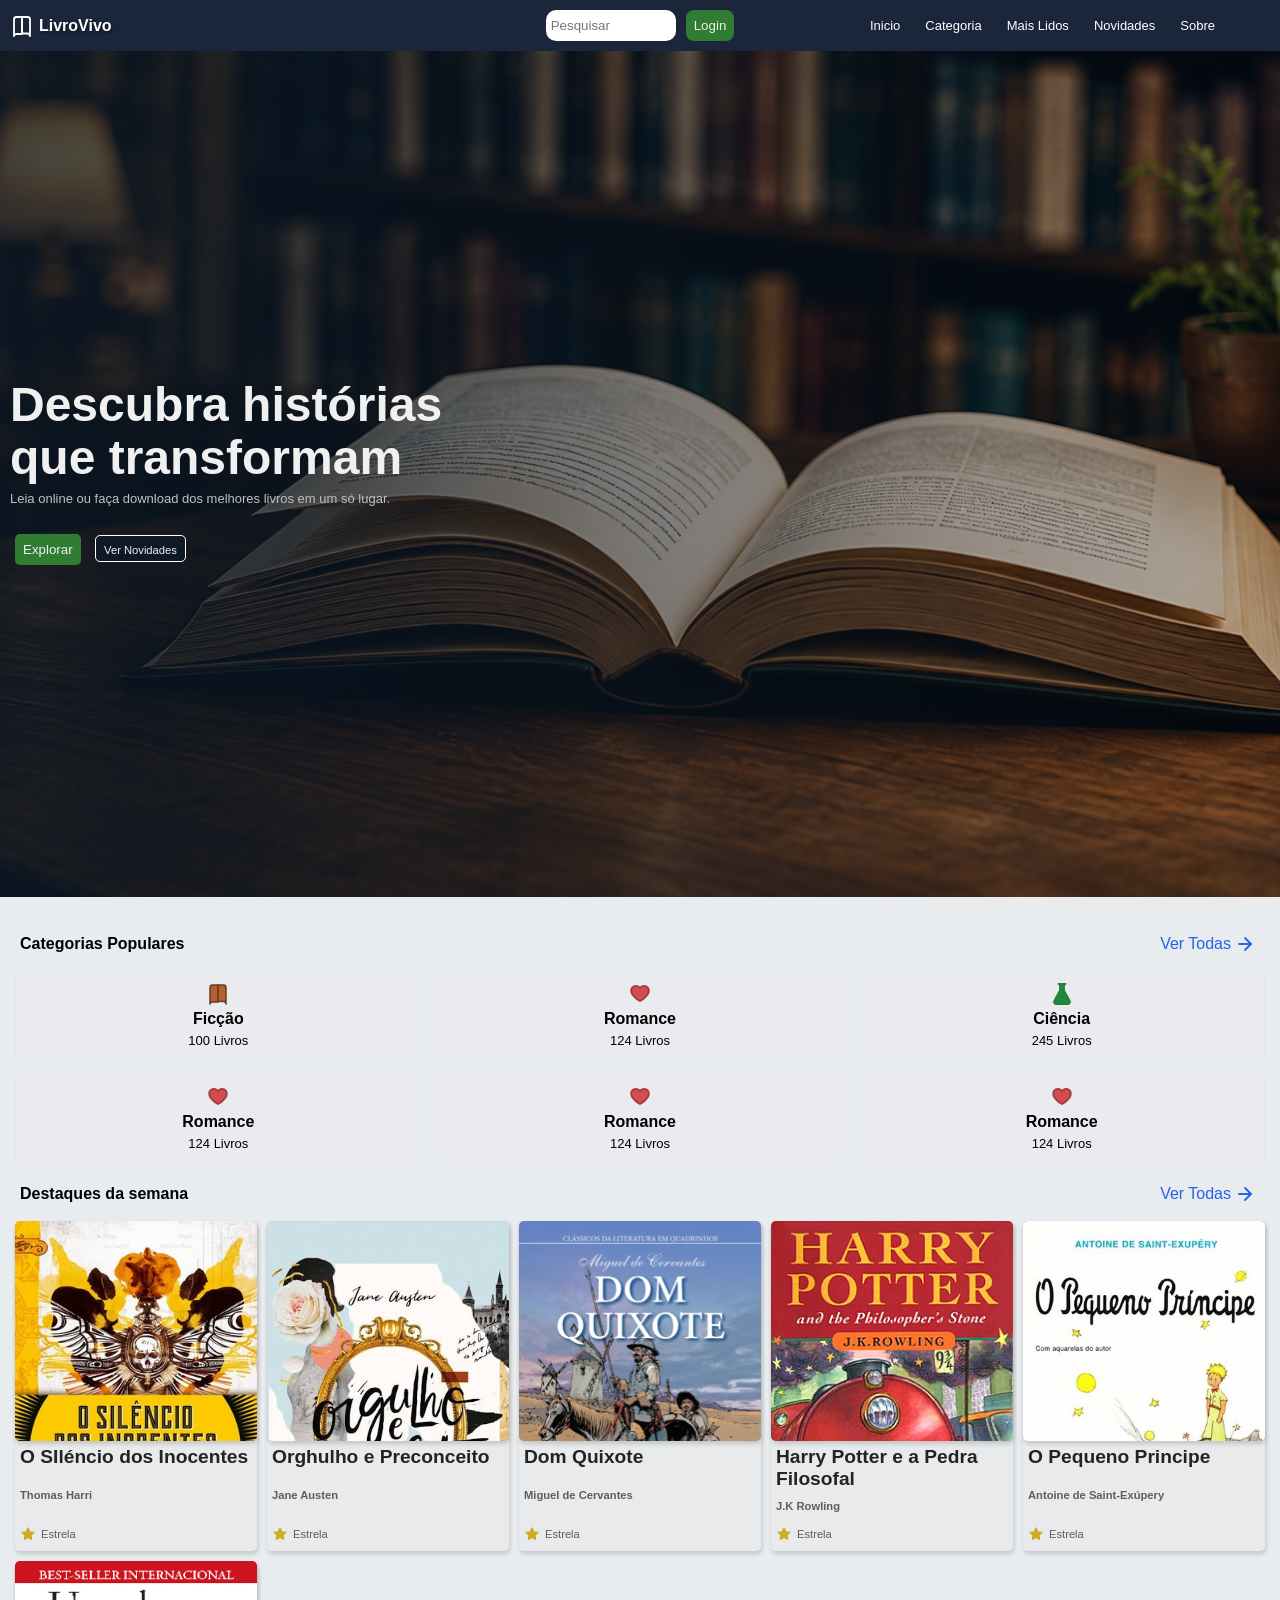
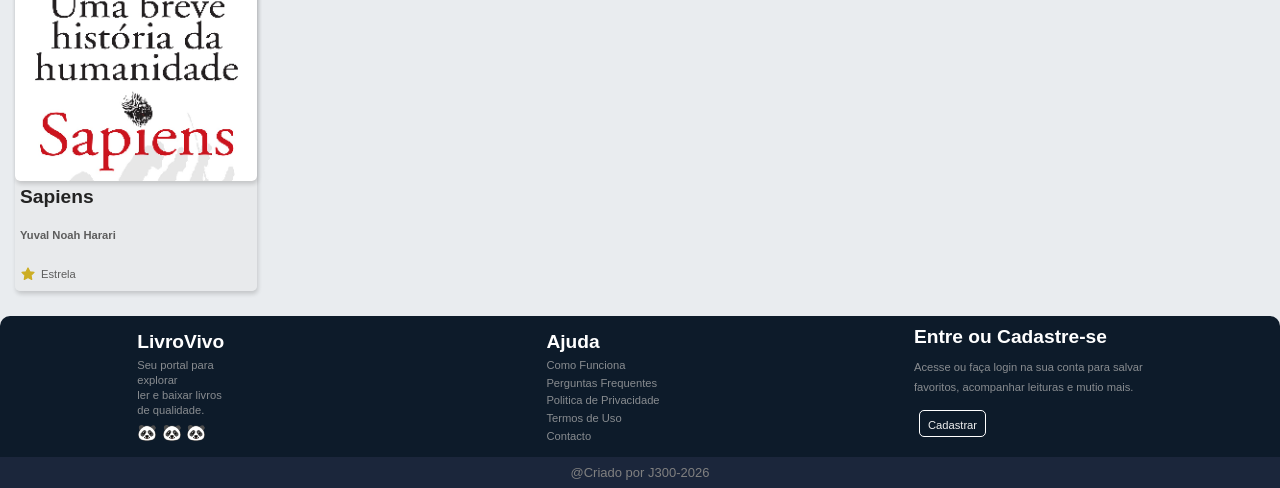
<file: index.html>
<!DOCTYPE html>
<html lang="pt-br">
<head>
    <meta charset="UTF-8">
    <meta name="viewport" content="width=device-width, initial-scale=1.0">
    <title>LivroVivo</title>
    <link rel="stylesheet" href="Estilos/style.css">
    <link rel="stylesheet" href="Estilos/telas-grandes.css" media="screen">
    
</head>
<body>
    <header>
        <div class="logo">
                <svg xmlns="http://www.w3.org/2000/svg" width="24" height="24" viewBox="0 0 24 24" fill="none" stroke="currentColor" stroke-width="1.8" stroke-linecap="round" stroke-linejoin="round"> <path d="M4 5.5A2.5 2.5 0 0 1 6.5 3H12v17H6.5A2.5 2.5 0 0 0 4 22z"/><path d="M12 3h5.5A2.5 2.5 0 0 1 20 5.5V22a2.5 2.5 0 0 0-2.5-2.5H12z"/> </svg>

                <p>LivroVivo</p>

        </div>
        
        <form action="arquivo.php" method="get">
                <input type="search" name="pesquisa" id="ipesquisa" placeholder="Pesquisar">

                <input type="button" value="Login" class="botao-verde">
            </form>


        <menu>
            <svg id="point" onclick="hamburguer()" xmlns="http://www.w3.org/2000/svg" width="24" height="24" viewBox="0 0 24 24"
            fill="none" stroke="currentColor" stroke-width="1.8" stroke-linecap="round" stroke-linejoin="round">
            <path d="M4 6h16"/><path d="M4 12h16"/><path d="M4 18h16"/>
            </svg>


            <nav id="lista">

            <ul>
                <a href="index.html"><li>Inicio</li></a>
                <a href="#"><li>Categoria</li></a>
                <a href="#"><li>Mais Lidos</li></a>
                <a href=""><li>Novidades</li></a>
                <a href=""><li>Sobre</li></a>
            </ul>
        </nav>

        </menu>
        

            

    </header>

    <main>
        <section class="tela">
            <div class="color"></div>
            <div class="texto-container">
                <h1>Descubra histórias que transformam</h1>
                <p>Leia online ou faça download dos melhores livros em um só lugar.<br> </p>
            </div>

            <form action="arquivo.php" method="get">
                <input type="button" class="botao-verde" value="Explorar">
                <input type="button" class="botao-transparente" value="Ver Novidades">
            </form>
        </section>


        <section class="principal">
            <div class="principal-textos">

                <h2>Categorias Populares</h2>
                <span>
                    <p>Ver Todas<p>

                <svg xmlns="http://www.w3.org/2000/svg" width="24" height="24" class="ver-mais" viewBox="0 0 24 24"
fill="none" stroke="currentColor" stroke-width="1.8" stroke-linecap="round" stroke-linejoin="round">
<path d="m9 18 6-6-6-6"/><path d="M3 12h12"/>
</svg>

                </span>

            </div>

        <section class="categorias">
            <a href="formulario.html" class="card">

                <svg xmlns="http://www.w3.org/2000/svg" width="24" height="24" class="icone" viewBox="0 0 24 24"
fill="#b15f33" stroke="#713a1c" stroke-width="1.5" stroke-linecap="round" stroke-linejoin="round">
<path d="M4 5.5A2.5 2.5 0 0 1 6.5 3H12v17H6.5A2.5 2.5 0 0 0 4 22z"/><path d="M12 3h5.5A2.5 2.5 0 0 1 20 5.5V22a2.5 2.5 0 0 0-2.5-2.5H12z"/>
</svg>

                    <h3>Ficção</h3>
                    <p>100 Livros</p>

            </a>
                


                <a href="romance.html" class="card">
                    <svg xmlns="http://www.w3.org/2000/svg" width="24" height="24" viewBox="0 0 24 24"
fill="#d54c4c" stroke="#a23b3b" stroke-width="1.8" stroke-linecap="round" stroke-linejoin="round">
<path d="M20.8 8.8c0 5.5-8.8 10.2-8.8 10.2S3.2 14.3 3.2 8.8A4.8 4.8 0 0 1 12 6.1a4.8 4.8 0 0 1 8.8 2.7z"/>
</svg>

                    <h3>Romance</h3>
                    <p>124 Livros</p>
                </a>

                <a href="ciencia.html" class="card">
                    <svg
    viewBox="0 0 24 24"
    width="24"
    height="24"
    fill="#139041"
    stroke="#2E7D32"
    stroke-width="1.8"
    stroke-linecap="round"
    stroke-linejoin="round">

    <path d="M14 2v6a2 2 0 0 0 .245.96l5.51 10.08A2 2 0 0 1 18 22H6a2 2 0 0 1-1.755-2.96l5.51-10.08A2 2 0 0 0 10 8V2"/>
    <path d="M6.453 15h11.094"/>
    <path d="M8.5 2h7"/>

</svg>
                    <h3>Ciência</h3>
                    <p>245 Livros</p>
                </a>


               

                <a href="#" class="card">
                    <svg xmlns="http://www.w3.org/2000/svg" width="24" height="24" viewBox="0 0 24 24"
fill="#d54c4c" stroke="#a23b3b" stroke-width="1.8" stroke-linecap="round" stroke-linejoin="round">
<path d="M20.8 8.8c0 5.5-8.8 10.2-8.8 10.2S3.2 14.3 3.2 8.8A4.8 4.8 0 0 1 12 6.1a4.8 4.8 0 0 1 8.8 2.7z"/>
</svg>

                    <h3>Romance</h3>
                    <p>124 Livros</p>
                </a>


                <a href="#" class="card">
                    <svg xmlns="http://www.w3.org/2000/svg" width="24" height="24" viewBox="0 0 24 24"
fill="#d54c4c" stroke="#a23b3b" stroke-width="1.8" stroke-linecap="round" stroke-linejoin="round">
<path d="M20.8 8.8c0 5.5-8.8 10.2-8.8 10.2S3.2 14.3 3.2 8.8A4.8 4.8 0 0 1 12 6.1a4.8 4.8 0 0 1 8.8 2.7z"/>
</svg>

                    <h3>Romance</h3>
                    <p>124 Livros</p>
                </a>


                <a href="#" class="card">
                    <svg xmlns="http://www.w3.org/2000/svg" width="24" height="24" viewBox="0 0 24 24"
fill="#d54c4c" stroke="#a23b3b" stroke-width="1.8" stroke-linecap="round" stroke-linejoin="round">
<path d="M20.8 8.8c0 5.5-8.8 10.2-8.8 10.2S3.2 14.3 3.2 8.8A4.8 4.8 0 0 1 12 6.1a4.8 4.8 0 0 1 8.8 2.7z"/>
</svg>

                    <h3>Romance</h3>
                    <p>124 Livros</p>
                </a>


            
            <!-- Aqui termina Categoria -->
            </section>
 <div class="principal-textos">

                <h2>Destaques da semana</h2>
                <span>
                    <p>Ver Todas<p>

                <svg xmlns="http://www.w3.org/2000/svg" width="24" height="24" class="ver-mais" viewBox="0 0 24 24"
fill="none" stroke="currentColor" stroke-width="1.8" stroke-linecap="round" stroke-linejoin="round">
<path d="m9 18 6-6-6-6"/><path d="M3 12h12"/>
</svg>

                </span>

            </div>


            <section class="destaques">
               
                <a href="#" class="card-destaques">
                    <div class="imagem">
                         <img src="Imagens/O_Siléncio_dos_Inocentes.jpg" alt="imagem1">
                    </div>
                   
                    <div class="card-texto">
                        <h3>O SIléncio dos Inocentes</h3>
                    <p>Thomas Harri</p>
                    <span class="estrela">
                        <svg xmlns="http://www.w3.org/2000/svg" width="16" height="24" viewBox="0 0 24 24"
fill="#ccad23" stroke="#ccad23" stroke-width="1.8" stroke-linecap="round" stroke-linejoin="round">
<path d="m12 3 2.8 5.7 6.2.9-4.5 4.4 1.1 6.2-5.6-2.9-5.6 2.9 1.1-6.2L3 9.6l6.2-.9z"/>
</svg>  
                        Estrela

                    </span>
                    </div>

                </a>
                
            
             <a href="#" class="card-destaques">
                    <div class="imagem">
                         <img src="Imagens/Orgulho_e_Preconceito.jpg" alt="imagem1">
                    </div>
                   
                    <div class="card-texto">
                        <h3>Orghulho e Preconceito</h3>
                    <p>Jane Austen</p>
                    <span class="estrela">
                        <svg xmlns="http://www.w3.org/2000/svg" width="16" height="24" viewBox="0 0 24 24"
fill="#ccad23" stroke="#ccad23" stroke-width="1.8" stroke-linecap="round" stroke-linejoin="round">
<path d="m12 3 2.8 5.7 6.2.9-4.5 4.4 1.1 6.2-5.6-2.9-5.6 2.9 1.1-6.2L3 9.6l6.2-.9z"/>
</svg>  
                        Estrela

                    </span>
                    </div>

                </a>
               

                 <a href="#" class="card-destaques">
                    <div class="imagem">
                         <img src="Imagens/Dom_Quixote.jpg" alt="imagem1">
                    </div>
                   
                    <div class="card-texto">
                        <h3>Dom Quixote</h3>
                    <p>Miguel de Cervantes</p>
                    <span class="estrela">
                        <svg xmlns="http://www.w3.org/2000/svg" width="16" height="24" viewBox="0 0 24 24"
fill="#ccad23" stroke="#ccad23" stroke-width="1.8" stroke-linecap="round" stroke-linejoin="round">
<path d="m12 3 2.8 5.7 6.2.9-4.5 4.4 1.1 6.2-5.6-2.9-5.6 2.9 1.1-6.2L3 9.6l6.2-.9z"/>
</svg>  
                        Estrela

                    </span>
                    </div>

                </a>
               
                <a href="#" class="card-destaques">
                    <div class="imagem">
                         <img src="Imagens/Harry_Potter_1.jpg" alt="imagem1">
                    </div>
                   
                    <div class="card-texto">
                        <h3>Harry Potter e a Pedra Filosofal</h3>
                    <p>J.K Rowling</p>
                    <span class="estrela">
                        <svg xmlns="http://www.w3.org/2000/svg" width="16" height="24" viewBox="0 0 24 24"
fill="#ccad23" stroke="#ccad23" stroke-width="1.8" stroke-linecap="round" stroke-linejoin="round">
<path d="m12 3 2.8 5.7 6.2.9-4.5 4.4 1.1 6.2-5.6-2.9-5.6 2.9 1.1-6.2L3 9.6l6.2-.9z"/>
</svg>  
                        Estrela

                    </span>
                    </div>

                </a>


                <a href="#" class="card-destaques">
                    <div class="imagem">
                         <img src="Imagens/O_Pequeno_Principe.jpg" alt="imagem1">
                    </div>
                   
                    <div class="card-texto">
                        <h3>O Pequeno Principe</h3>
                    <p>Antoine de Saint-Exúpery</p>
                    <span class="estrela">
                        <svg xmlns="http://www.w3.org/2000/svg" width="16" height="24" viewBox="0 0 24 24"
fill="#ccad23" stroke="#ccad23" stroke-width="1.8" stroke-linecap="round" stroke-linejoin="round">
<path d="m12 3 2.8 5.7 6.2.9-4.5 4.4 1.1 6.2-5.6-2.9-5.6 2.9 1.1-6.2L3 9.6l6.2-.9z"/>
</svg>  
                        Estrela

                    </span>
                    </div>

                </a>



                <a href="#" class="card-destaques">
                    <div class="imagem">
                         <img src="Imagens/Sapiens.png" alt="imagem1">
                    </div>
                   
                    <div class="card-texto">
                        <h3>Sapiens</h3>
                    <p>Yuval Noah Harari</p>
                    <span class="estrela">
                        <svg xmlns="http://www.w3.org/2000/svg" width="16" height="24" viewBox="0 0 24 24"
fill="#ccad23" stroke="#ccad23" stroke-width="1.8" stroke-linecap="round" stroke-linejoin="round">
<path d="m12 3 2.8 5.7 6.2.9-4.5 4.4 1.1 6.2-5.6-2.9-5.6 2.9 1.1-6.2L3 9.6l6.2-.9z"/>
</svg>  
                        Estrela

                    </span>
                    </div>

                </a>

            <!-- Aqui termina Destaques -->
            </section>


        </section>

        
    </main>

    <footer>
        <section class="footer-principal">

            <div class="info-site">
                
                    <h3>LivroVivo</h3>
                    <p>Seu portal para explorar <br>ler e baixar livros de qualidade.</p>
                    <div class="redes-sociais">
                        🐼 🐼 🐼
                    </div>
                
            </div>

            <div class="ajuda">
                <h3>Ajuda</h3>
                <a href="#">Como Funciona</a>
                <a href="#">Perguntas Frequentes</a>
                <a href=""> Politica de Privacidade</a>
                <a href="">Termos de Uso</a>
                <a href="">Contacto</a>
            </div>

            <div class="cadastro-login">
                <h3>Entre ou Cadastre-se</h3>
                <p>Acesse ou faça login na sua conta para salvar<br>
                    favoritos, acompanhar leituras e mutio mais.</p>
                <form action="arquivo.php" method="get">
                    <input type="button" class="botao-verde" value="Login">

                    <input type="button" class="botao-transparente" value="Cadastrar">
                </form>
            </div>

        </section>

        <span>@Criado por J300-2026</span>
        
    </footer>

    <script>
        function hamburguer(){
            if (lista.style.display =="none"){
                lista.style.display="block"
            }
            else{
                lista.style.display="none"
            }
            
        }
    </script>
</body>
</html>
</file>
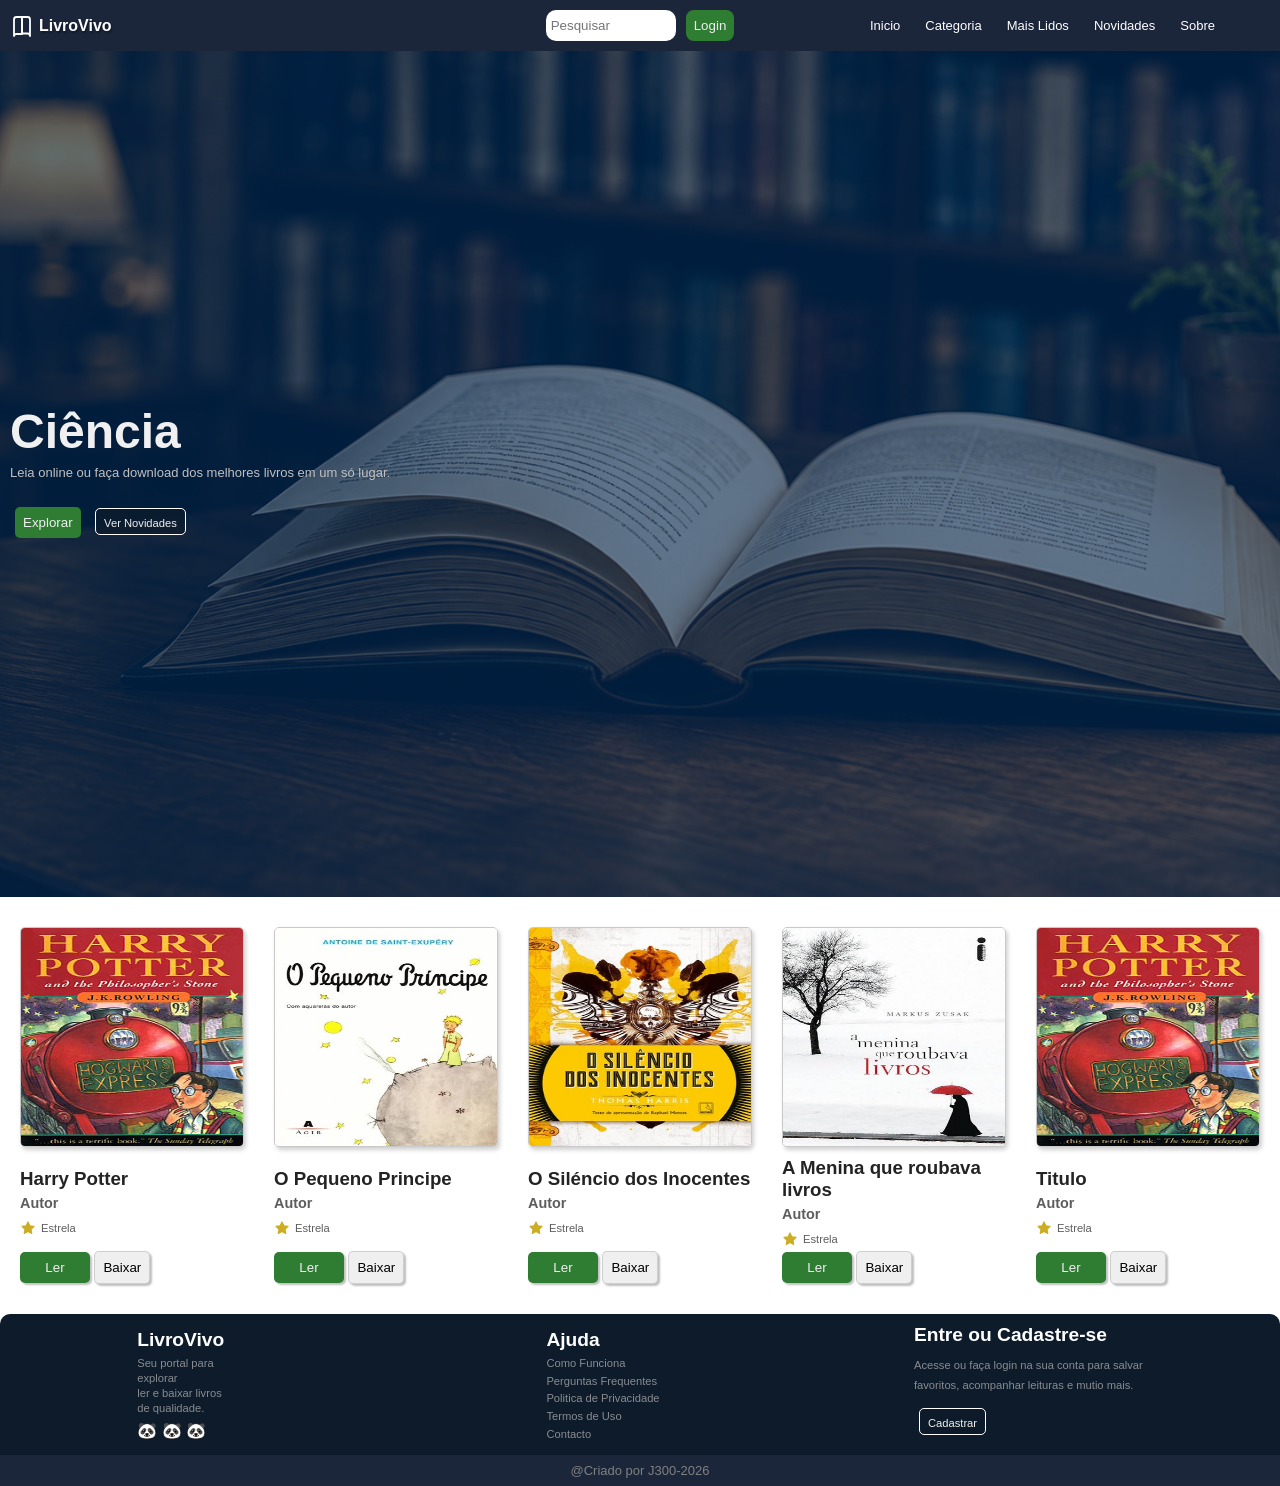
<file: ciencia.html>
<!DOCTYPE html>
<html lang="pt-br">
<head>
    <meta charset="UTF-8">
    <meta name="viewport" content="width=device-width, initial-scale=1.0">
    <title>LivroVivo</title>
    <link rel="stylesheet" href="Estilos/style.css">
    <link rel="stylesheet" href="Estilos/telas-grandes.css" media="screen">
    <link rel="stylesheet" href="Estilos/style_formulario.css">
    <style>
        main .grid-ctn .card-ctn{
    background-color: red;
    width: 100vw;
    height: 20px;
    color: red;
}
    </style>
</head>
<body>
    <header>
        <div class="logo">
                <svg xmlns="http://www.w3.org/2000/svg" width="24" height="24" viewBox="0 0 24 24" fill="none" stroke="currentColor" stroke-width="1.8" stroke-linecap="round" stroke-linejoin="round"> <path d="M4 5.5A2.5 2.5 0 0 1 6.5 3H12v17H6.5A2.5 2.5 0 0 0 4 22z"/><path d="M12 3h5.5A2.5 2.5 0 0 1 20 5.5V22a2.5 2.5 0 0 0-2.5-2.5H12z"/> </svg>

                <p>LivroVivo</p>

        </div>
        
        <form action="arquivo.php" method="get">
                <input type="search" name="pesquisa" id="ipesquisa" placeholder="Pesquisar">

                <input type="button" value="Login" class="botao-verde">
            </form>


        <menu>
            <svg id="point" onclick="hamburguer()" xmlns="http://www.w3.org/2000/svg" width="24" height="24" viewBox="0 0 24 24"
            fill="none" stroke="currentColor" stroke-width="1.8" stroke-linecap="round" stroke-linejoin="round">
            <path d="M4 6h16"/><path d="M4 12h16"/><path d="M4 18h16"/>
            </svg>


            <nav id="lista">

            <ul>
                <a href="index.html"><li>Inicio</li></a>
                <a href="#"><li>Categoria</li></a>
                <a href="#"><li>Mais Lidos</li></a>
                <a href=""><li>Novidades</li></a>
                <a href=""><li>Sobre</li></a>
            </ul>
        </nav>

        </menu>
        

            

    </header>

    <main>
        <section class="tela">
            <div class="slides"></div>
            <div class="color"></div>
            <div class="texto-container">
                <h1>Ciência</h1>
                <p>Leia online ou faça download dos melhores livros em um só lugar.<br> </p>
            </div>

            <form action="arquivo.php" method="get">
                <input type="button" class="botao-verde" value="Explorar">
                <input type="button" class="botao-transparente" value="Ver Novidades">
            </form>
        </section>


        <section class="livros-ctn">


            <article class="card-ctn">
                <div class="imagem">
                    <img src="Imagens/Harry_Potter_1.jpg" alt="">
                </div>

                <div class="textos">
                    <div class="info-ctn">
                        <h3>Harry Potter</h3>
                    <p>Autor</p>
                    <span class="estrela">
                        <svg xmlns="http://www.w3.org/2000/svg" width="16" height="24" viewBox="0 0 24 24"
fill="#ccad23" stroke="#ccad23" stroke-width="1.8" stroke-linecap="round" stroke-linejoin="round">
<path d="m12 3 2.8 5.7 6.2.9-4.5 4.4 1.1 6.2-5.6-2.9-5.6 2.9 1.1-6.2L3 9.6l6.2-.9z"/>
</svg>  
                        Estrela

                    </span>
                    </div>
                    
                    <div class="botoes">
                        <a href="#" >
                            <button class="btn-verde">Ler</button>
                        </a>
                        <a href="#" >
                            <button class="btn-baixar">Baixar</button>
                        </a>
                    </div>
                </div>

            </article>

            <article class="card-ctn">
                <div class="imagem">
                    <img src="Imagens/O_Pequeno_Principe.jpg" alt="">
                </div>

                <div class="textos">
                    <div class="info-ctn">
                        <h3>O Pequeno Principe</h3>
                    <p>Autor</p>
                    <span class="estrela">
                        <svg xmlns="http://www.w3.org/2000/svg" width="16" height="24" viewBox="0 0 24 24"
fill="#ccad23" stroke="#ccad23" stroke-width="1.8" stroke-linecap="round" stroke-linejoin="round">
<path d="m12 3 2.8 5.7 6.2.9-4.5 4.4 1.1 6.2-5.6-2.9-5.6 2.9 1.1-6.2L3 9.6l6.2-.9z"/>
</svg>  
                        Estrela

                    </span>
                    </div>
                    
                    <div class="botoes">
                        <a href="#" >
                            <button class="btn-verde">Ler</button>
                        </a>
                        <a href="#" >
                            <button class="btn-baixar">Baixar</button>
                        </a>
                    </div>
                </div>

            </article>

            <article class="card-ctn">
                <div class="imagem">
                    <img src="Imagens/O_Siléncio_dos_Inocentes.jpg" alt="">
                </div>

                <div class="textos">
                    <div class="info-ctn">
                        <h3>O Siléncio dos Inocentes</h3>
                    <p>Autor</p>
                    <span class="estrela">
                        <svg xmlns="http://www.w3.org/2000/svg" width="16" height="24" viewBox="0 0 24 24"
fill="#ccad23" stroke="#ccad23" stroke-width="1.8" stroke-linecap="round" stroke-linejoin="round">
<path d="m12 3 2.8 5.7 6.2.9-4.5 4.4 1.1 6.2-5.6-2.9-5.6 2.9 1.1-6.2L3 9.6l6.2-.9z"/>
</svg>  
                        Estrela

                    </span>
                    </div>
                    
                    <div class="botoes">
                        <a href="#" >
                            <button class="btn-verde">Ler</button>
                        </a>
                        <a href="#" >
                            <button class="btn-baixar">Baixar</button>
                        </a>
                    </div>
                </div>

            </article>

            <article class="card-ctn">
                <div class="imagem">
                    <img src="Imagens/A_menina_que_roubava_livros.jpg" alt="">
                </div>

                <div class="textos">
                    <div class="info-ctn">
                        <h3>A Menina que roubava livros</h3>
                    <p>Autor</p>
                    <span class="estrela">
                        <svg xmlns="http://www.w3.org/2000/svg" width="16" height="24" viewBox="0 0 24 24"
fill="#ccad23" stroke="#ccad23" stroke-width="1.8" stroke-linecap="round" stroke-linejoin="round">
<path d="m12 3 2.8 5.7 6.2.9-4.5 4.4 1.1 6.2-5.6-2.9-5.6 2.9 1.1-6.2L3 9.6l6.2-.9z"/>
</svg>  
                        Estrela

                    </span>
                    </div>
                    
                    <div class="botoes">
                        <a href="#" >
                            <button class="btn-verde">Ler</button>
                        </a>
                        <a href="#" >
                            <button class="btn-baixar">Baixar</button>
                        </a>
                    </div>
                </div>

            </article>

            <article class="card-ctn">
                <div class="imagem">
                    <img src="Imagens/Harry_Potter_1.jpg" alt="">
                </div>

                <div class="textos">
                    <div class="info-ctn">
                        <h3>Titulo</h3>
                    <p>Autor</p>
                    <span class="estrela">
                        <svg xmlns="http://www.w3.org/2000/svg" width="16" height="24" viewBox="0 0 24 24"
fill="#ccad23" stroke="#ccad23" stroke-width="1.8" stroke-linecap="round" stroke-linejoin="round">
<path d="m12 3 2.8 5.7 6.2.9-4.5 4.4 1.1 6.2-5.6-2.9-5.6 2.9 1.1-6.2L3 9.6l6.2-.9z"/>
</svg>  
                        Estrela

                    </span>
                    </div>
                    
                    <div class="botoes">
                        <a href="#" >
                            <button class="btn-verde">Ler</button>
                        </a>
                        <a href="#" >
                            <button class="btn-baixar">Baixar</button>
                        </a>
                    </div>
                </div>

            </article>


        </section>

        
    </main>

    <footer>
        <section class="footer-principal">

            <div class="info-site">
                
                    <h3>LivroVivo</h3>
                    <p>Seu portal para explorar <br>ler e baixar livros de qualidade.</p>
                    <div class="redes-sociais">
                        🐼 🐼 🐼
                    </div>
                
            </div>

            <div class="ajuda">
                <h3>Ajuda</h3>
                <a href="#">Como Funciona</a>
                <a href="#">Perguntas Frequentes</a>
                <a href=""> Politica de Privacidade</a>
                <a href="">Termos de Uso</a>
                <a href="">Contacto</a>
            </div>

            <div class="cadastro-login">
                <h3>Entre ou Cadastre-se</h3>
                <p>Acesse ou faça login na sua conta para salvar<br>
                    favoritos, acompanhar leituras e mutio mais.</p>
                <form action="arquivo.php" method="get">
                    <input type="button" class="botao-verde" value="Login">

                    <input type="button" class="botao-transparente" value="Cadastrar">
                </form>
            </div>

        </section>

        <span>@Criado por J300-2026</span>
        
    </footer>

    <script>
        function hamburguer(){
            if (lista.style.display =="none"){
                lista.style.display="block"
            }
            else{
                lista.style.display="none"
            }
            
        }
    </script>
</body>
</html>
</file>
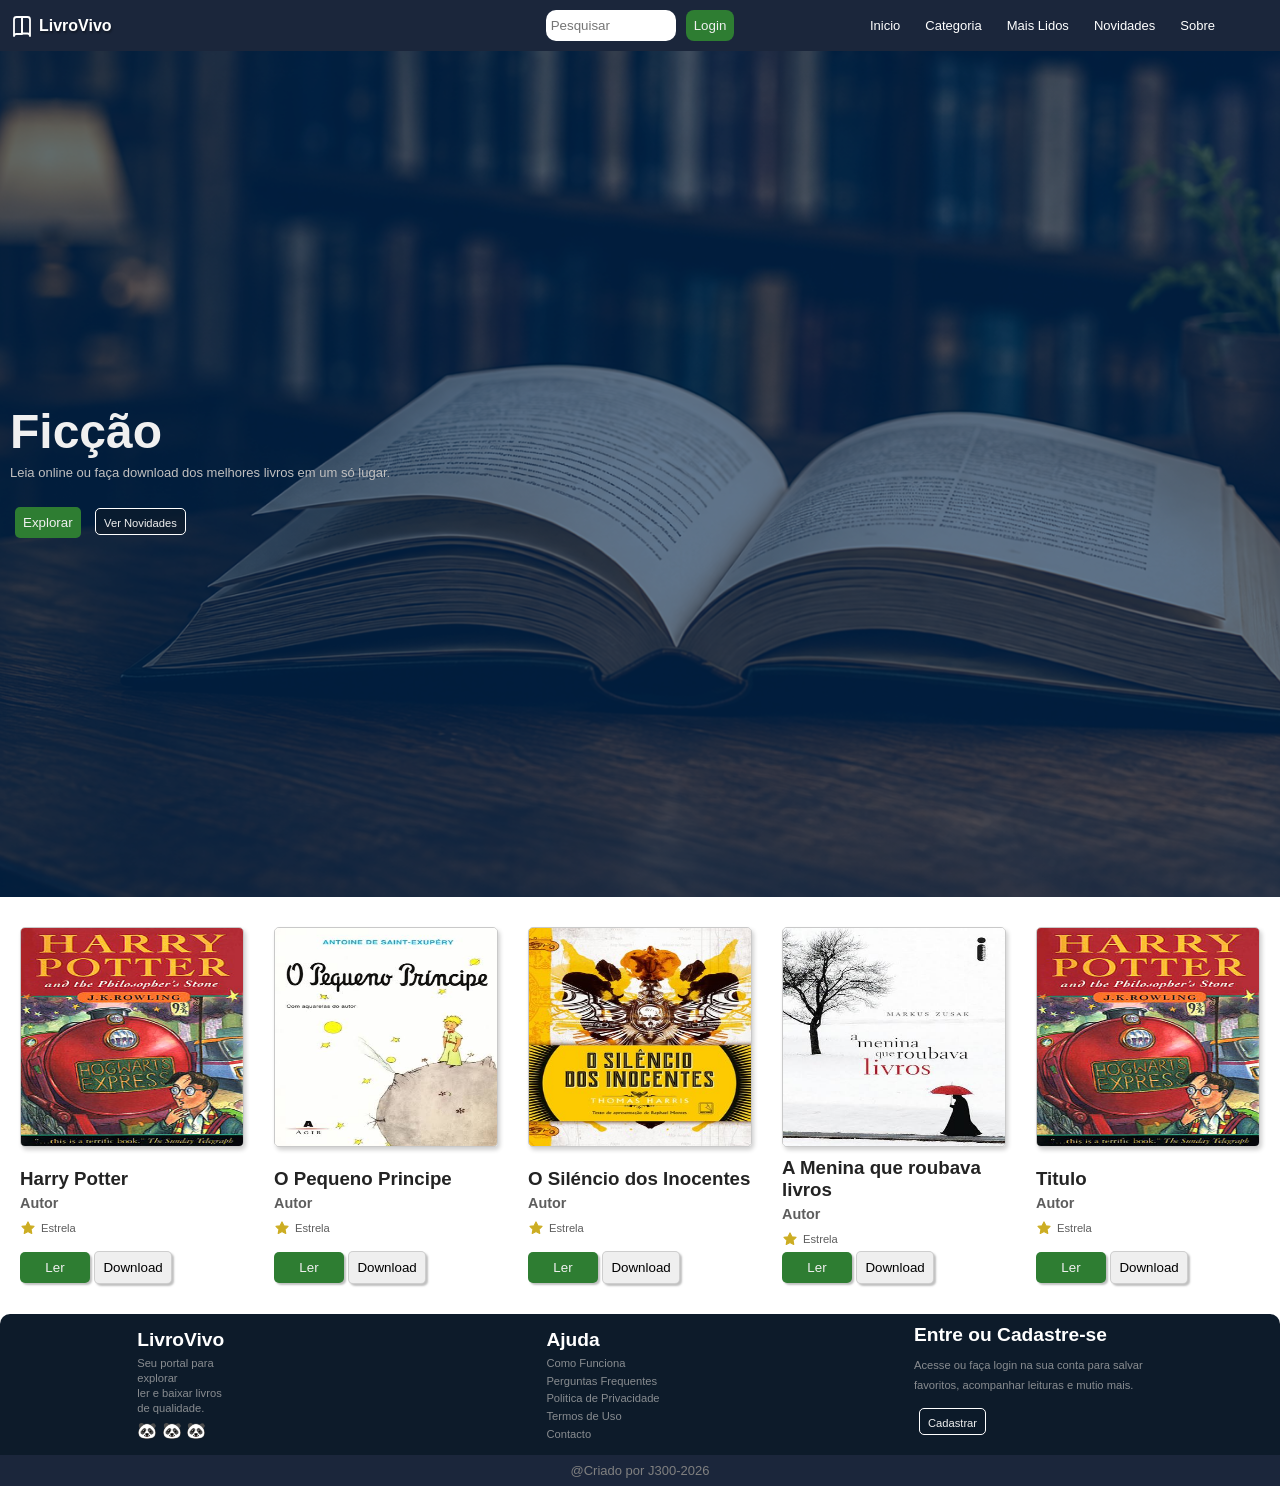
<file: formulario.html>
<!DOCTYPE html>
<html lang="pt-br">
<head>
    <meta charset="UTF-8">
    <meta name="viewport" content="width=device-width, initial-scale=1.0">
    <title>LivroVivo</title>
    <link rel="stylesheet" href="Estilos/style.css">
    <link rel="stylesheet" href="Estilos/telas-grandes.css" media="screen">
    <link rel="stylesheet" href="Estilos/style_formulario.css">
    <style>
        main .grid-ctn .card-ctn{
    background-color: red;
    width: 100vw;
    height: 20px;
    color: red;
}
    </style>
</head>
<body>
    <header>
        <div class="logo">
                <svg xmlns="http://www.w3.org/2000/svg" width="24" height="24" viewBox="0 0 24 24" fill="none" stroke="currentColor" stroke-width="1.8" stroke-linecap="round" stroke-linejoin="round"> <path d="M4 5.5A2.5 2.5 0 0 1 6.5 3H12v17H6.5A2.5 2.5 0 0 0 4 22z"/><path d="M12 3h5.5A2.5 2.5 0 0 1 20 5.5V22a2.5 2.5 0 0 0-2.5-2.5H12z"/> </svg>

                <p>LivroVivo</p>

        </div>
        
        <form action="arquivo.php" method="get">
                <input type="search" name="pesquisa" id="ipesquisa" placeholder="Pesquisar">

                <input type="button" value="Login" class="botao-verde">
            </form>


        <menu>
            <svg id="point" onclick="hamburguer()" xmlns="http://www.w3.org/2000/svg" width="24" height="24" viewBox="0 0 24 24"
            fill="none" stroke="currentColor" stroke-width="1.8" stroke-linecap="round" stroke-linejoin="round">
            <path d="M4 6h16"/><path d="M4 12h16"/><path d="M4 18h16"/>
            </svg>


            <nav id="lista">

            <ul>
                <a href="index.html"><li>Inicio</li></a>
                <a href="#"><li>Categoria</li></a>
                <a href="#"><li>Mais Lidos</li></a>
                <a href=""><li>Novidades</li></a>
                <a href=""><li>Sobre</li></a>
            </ul>
        </nav>

        </menu>
        

            

    </header>

    <main>
        <section class="tela">
            <div class="slides"></div>
            <div class="color"></div>
            <div class="texto-container">
                <h1>Ficção</h1>
                <p>Leia online ou faça download dos melhores livros em um só lugar.<br> </p>
            </div>

            <form action="arquivo.php" method="get">
                <input type="button" class="botao-verde" value="Explorar">
                <input type="button" class="botao-transparente" value="Ver Novidades">
            </form>
        </section>


        <section class="livros-ctn">


            <article class="card-ctn">
                <div class="imagem">
                    <img src="Imagens/Harry_Potter_1.jpg" alt="">
                </div>

                <div class="textos">
                    <div class="info-ctn">
                        <h3>Harry Potter</h3>
                    <p>Autor</p>
                    <span class="estrela">
                        <svg xmlns="http://www.w3.org/2000/svg" width="16" height="24" viewBox="0 0 24 24"
fill="#ccad23" stroke="#ccad23" stroke-width="1.8" stroke-linecap="round" stroke-linejoin="round">
<path d="m12 3 2.8 5.7 6.2.9-4.5 4.4 1.1 6.2-5.6-2.9-5.6 2.9 1.1-6.2L3 9.6l6.2-.9z"/>
</svg>  
                        Estrela

                    </span>
                    </div>
                    
                    <div class="botoes">
                        <a href="#" >
                            <button class="btn-verde">Ler</button>
                        </a>
                        <a href="#" >
                            <button class="btn-baixar">Download </button>
                        </a>
                    </div>
                </div>

            </article>

            <article class="card-ctn">
                <div class="imagem">
                    <img src="Imagens/O_Pequeno_Principe.jpg" alt="">
                </div>

                <div class="textos">
                    <div class="info-ctn">
                        <h3>O Pequeno Principe</h3>
                    <p>Autor</p>
                    <span class="estrela">
                        <svg xmlns="http://www.w3.org/2000/svg" width="16" height="24" viewBox="0 0 24 24"
fill="#ccad23" stroke="#ccad23" stroke-width="1.8" stroke-linecap="round" stroke-linejoin="round">
<path d="m12 3 2.8 5.7 6.2.9-4.5 4.4 1.1 6.2-5.6-2.9-5.6 2.9 1.1-6.2L3 9.6l6.2-.9z"/>
</svg>  
                        Estrela

                    </span>
                    </div>
                    
                    <div class="botoes">
                        <a href="#" >
                            <button class="btn-verde">Ler</button>
                        </a>
                        <a href="#" >
                            <button class="btn-baixar">Download </button>
                        </a>
                    </div>
                </div>

            </article>

            <article class="card-ctn">
                <div class="imagem">
                    <img src="Imagens/O_Siléncio_dos_Inocentes.jpg" alt="">
                </div>

                <div class="textos">
                    <div class="info-ctn">
                        <h3>O Siléncio dos Inocentes</h3>
                    <p>Autor</p>
                    <span class="estrela">
                        <svg xmlns="http://www.w3.org/2000/svg" width="16" height="24" viewBox="0 0 24 24"
fill="#ccad23" stroke="#ccad23" stroke-width="1.8" stroke-linecap="round" stroke-linejoin="round">
<path d="m12 3 2.8 5.7 6.2.9-4.5 4.4 1.1 6.2-5.6-2.9-5.6 2.9 1.1-6.2L3 9.6l6.2-.9z"/>
</svg>  
                        Estrela

                    </span>
                    </div>
                    
                    <div class="botoes">
                        <a href="#" >
                            <button class="btn-verde">Ler</button>
                        </a>
                        <a href="#" >
                            <button class="btn-baixar">Download </button>
                        </a>
                    </div>
                </div>

            </article>

            <article class="card-ctn">
                <div class="imagem">
                    <img src="Imagens/A_menina_que_roubava_livros.jpg" alt="">
                </div>

                <div class="textos">
                    <div class="info-ctn">
                        <h3>A Menina que roubava livros</h3>
                    <p>Autor</p>
                    <span class="estrela">
                        <svg xmlns="http://www.w3.org/2000/svg" width="16" height="24" viewBox="0 0 24 24"
fill="#ccad23" stroke="#ccad23" stroke-width="1.8" stroke-linecap="round" stroke-linejoin="round">
<path d="m12 3 2.8 5.7 6.2.9-4.5 4.4 1.1 6.2-5.6-2.9-5.6 2.9 1.1-6.2L3 9.6l6.2-.9z"/>
</svg>  
                        Estrela

                    </span>
                    </div>
                    
                    <div class="botoes">
                        <a href="#" >
                            <button class="btn-verde">Ler</button>
                        </a>
                        <a href="#" >
                            <button class="btn-baixar">Download </button>
                        </a>
                    </div>
                </div>

            </article>

            <article class="card-ctn">
                <div class="imagem">
                    <img src="Imagens/Harry_Potter_1.jpg" alt="">
                </div>

                <div class="textos">
                    <div class="info-ctn">
                        <h3>Titulo</h3>
                    <p>Autor</p>
                    <span class="estrela">
                        <svg xmlns="http://www.w3.org/2000/svg" width="16" height="24" viewBox="0 0 24 24"
fill="#ccad23" stroke="#ccad23" stroke-width="1.8" stroke-linecap="round" stroke-linejoin="round">
<path d="m12 3 2.8 5.7 6.2.9-4.5 4.4 1.1 6.2-5.6-2.9-5.6 2.9 1.1-6.2L3 9.6l6.2-.9z"/>
</svg>  
                        Estrela

                    </span>
                    </div>
                    
                    <div class="botoes">
                        <a href="#" >
                            <button class="btn-verde">Ler</button>
                        </a>
                        <a href="#" >
                            <button class="btn-baixar">Download </button>
                        </a>
                    </div>
                </div>

            </article>


        </section>

        
    </main>

    <footer>
        <section class="footer-principal">

            <div class="info-site">
                
                    <h3>LivroVivo</h3>
                    <p>Seu portal para explorar <br>ler e baixar livros de qualidade.</p>
                    <div class="redes-sociais">
                        🐼 🐼 🐼
                    </div>
                
            </div>

            <div class="ajuda">
                <h3>Ajuda</h3>
                <a href="#">Como Funciona</a>
                <a href="#">Perguntas Frequentes</a>
                <a href=""> Politica de Privacidade</a>
                <a href="">Termos de Uso</a>
                <a href="">Contacto</a>
            </div>

            <div class="cadastro-login">
                <h3>Entre ou Cadastre-se</h3>
                <p>Acesse ou faça login na sua conta para salvar<br>
                    favoritos, acompanhar leituras e mutio mais.</p>
                <form action="arquivo.php" method="get">
                    <input type="button" class="botao-verde" value="Login">

                    <input type="button" class="botao-transparente" value="Cadastrar">
                </form>
            </div>

        </section>

        <span>@Criado por J300-2026</span>
        
    </footer>

    <script>
        function hamburguer(){
            if (lista.style.display =="none"){
                lista.style.display="block"
            }
            else{
                lista.style.display="none"
            }
            
        }
    </script>
</body>
</html>
</file>
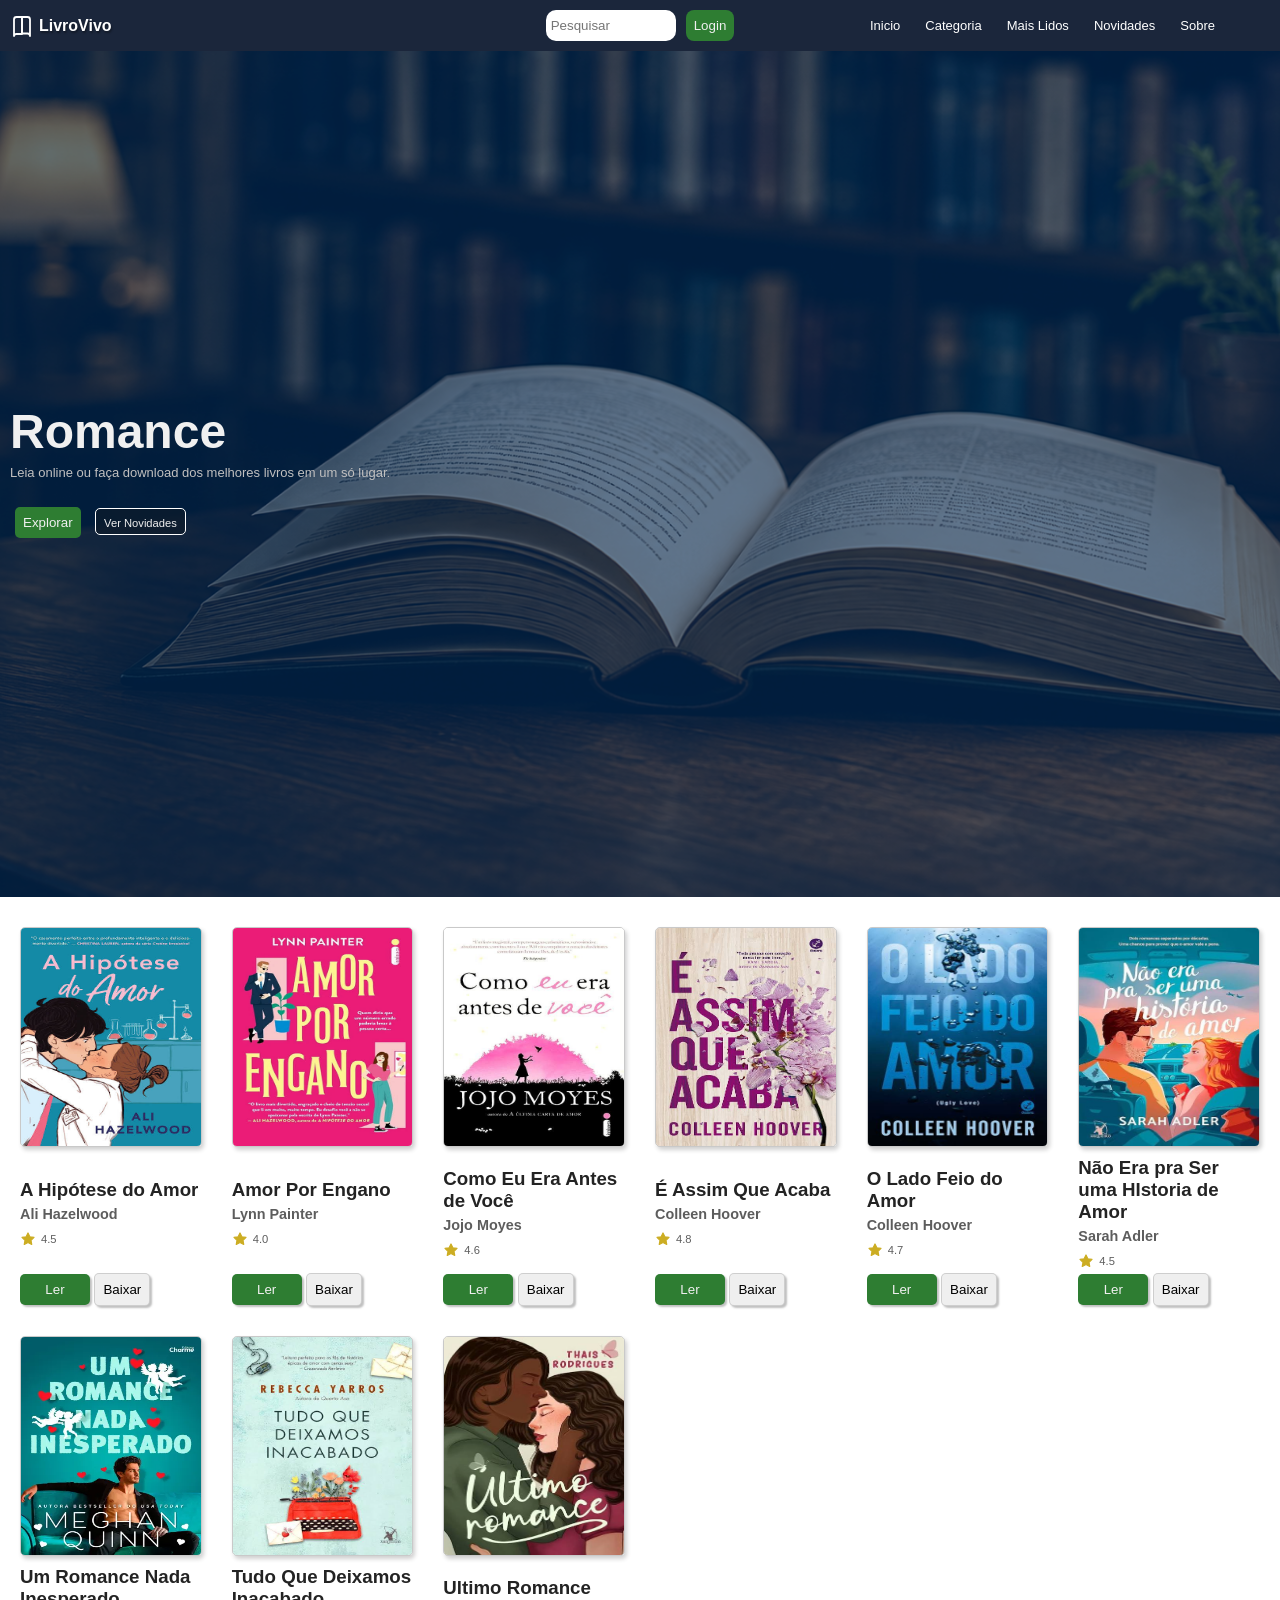
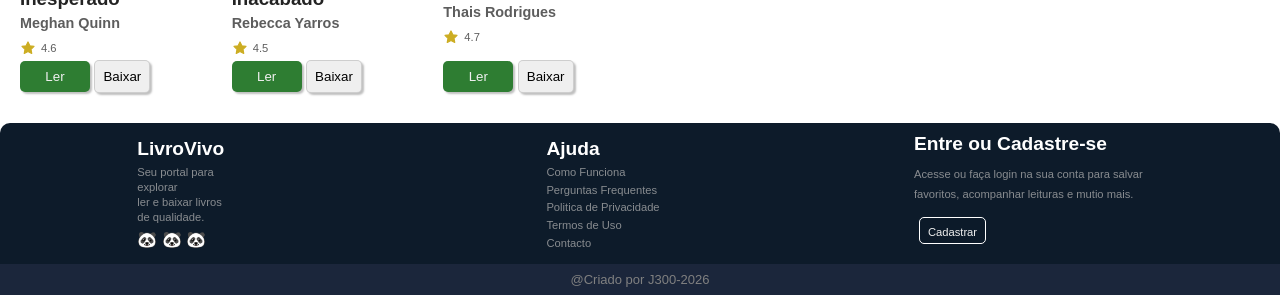
<file: romance.html>
<!DOCTYPE html>
<html lang="pt-br">
<head>
    <meta charset="UTF-8">
    <meta name="viewport" content="width=device-width, initial-scale=1.0">
    <title>LivroVivo</title>
    <link rel="stylesheet" href="Estilos/style.css">
    <link rel="stylesheet" href="Estilos/telas-grandes.css" media="screen">
    <link rel="stylesheet" href="Estilos/style_formulario.css">
    <style>
        main .grid-ctn .card-ctn{
    background-color: red;
    width: 100vw;
    height: 20px;
    color: red;
        }

        
    </style>
</head>
<body>
    <header>
        <div class="logo">
                <svg xmlns="http://www.w3.org/2000/svg" width="24" height="24" viewBox="0 0 24 24" fill="none" stroke="currentColor" stroke-width="1.8" stroke-linecap="round" stroke-linejoin="round"> <path d="M4 5.5A2.5 2.5 0 0 1 6.5 3H12v17H6.5A2.5 2.5 0 0 0 4 22z"/><path d="M12 3h5.5A2.5 2.5 0 0 1 20 5.5V22a2.5 2.5 0 0 0-2.5-2.5H12z"/> </svg>

                <p>LivroVivo</p>

        </div>
        
        <form action="arquivo.php" method="get">
                <input type="search" name="pesquisa" id="ipesquisa" placeholder="Pesquisar">

                <input type="button" value="Login" class="botao-verde">
            </form>


        <menu>
            <svg id="point" onclick="hamburguer()" xmlns="http://www.w3.org/2000/svg" width="24" height="24" viewBox="0 0 24 24"
            fill="none" stroke="currentColor" stroke-width="1.8" stroke-linecap="round" stroke-linejoin="round">
            <path d="M4 6h16"/><path d="M4 12h16"/><path d="M4 18h16"/>
            </svg>


            <nav id="lista">

            <ul>
                <a href="index.html"><li>Inicio</li></a>
                <a href="#"><li>Categoria</li></a>
                <a href="#"><li>Mais Lidos</li></a>
                <a href=""><li>Novidades</li></a>
                <a href=""><li>Sobre</li></a>
            </ul>
        </nav>

        </menu>
        

            

    </header>

    <main>
        <section class="tela">
            <div class="slides"></div>
            <div class="color"></div>
            <div class="texto-container">
                <h1>Romance</h1>
                <p>Leia online ou faça download dos melhores livros em um só lugar.<br> </p>
            </div>

            <form action="arquivo.php" method="get">
                <input type="button" class="botao-verde" value="Explorar">
                <input type="button" class="botao-transparente" value="Ver Novidades">
            </form>
        </section>


        <section class="livros-ctn">


            <article class="card-ctn">
                <div class="imagem">
                    <img src="Imagens/Romance/a_hipotese_do_amor.jpg" alt="">
                </div>

                <div class="textos">
                    <div class="info-ctn">
                        <h3>A Hipótese do Amor</h3>
                    <p>Ali Hazelwood</p>
                    <span class="estrela">
                        <svg xmlns="http://www.w3.org/2000/svg" width="16" height="24" viewBox="0 0 24 24"
fill="#ccad23" stroke="#ccad23" stroke-width="1.8" stroke-linecap="round" stroke-linejoin="round">
<path d="m12 3 2.8 5.7 6.2.9-4.5 4.4 1.1 6.2-5.6-2.9-5.6 2.9 1.1-6.2L3 9.6l6.2-.9z"/>
</svg>  
                        4.5

                    </span>
                    </div>
                    
                    <div class="botoes">
                        <a href="#" >
                            <button class="btn-verde">Ler</button>
                        </a>
                        <a href="#" >
                            <button class="btn-baixar">Baixar</button>
                        </a>
                    </div>
                </div>

            </article>

            <article class="card-ctn">
                <div class="imagem">
                    <img src="Imagens/Romance/amor_por_engano.jpg" alt="">
                </div>

                <div class="textos">
                    <div class="info-ctn">
                        <h3>Amor Por Engano</h3>
                    <p>Lynn Painter</p>
                    <span class="estrela">
                        <svg xmlns="http://www.w3.org/2000/svg" width="16" height="24" viewBox="0 0 24 24"
fill="#ccad23" stroke="#ccad23" stroke-width="1.8" stroke-linecap="round" stroke-linejoin="round">
<path d="m12 3 2.8 5.7 6.2.9-4.5 4.4 1.1 6.2-5.6-2.9-5.6 2.9 1.1-6.2L3 9.6l6.2-.9z"/>
</svg>  
                        4.0

                    </span>
                    </div>
                    
                    <div class="botoes">
                        <a href="#" >
                            <button class="btn-verde">Ler</button>
                        </a>
                        <a href="#" >
                            <button class="btn-baixar">Baixar</button>
                        </a>
                    </div>
                </div>

            </article>

            <article class="card-ctn">
                <div class="imagem">
                    <img src="Imagens/Romance/eu_antes_de_vc.jpg" alt="">
                </div>

                <div class="textos">
                    <div class="info-ctn">
                        <h3>Como Eu Era Antes de Você</h3>
                    <p>Jojo Moyes</p>
                    <span class="estrela">
                        <svg xmlns="http://www.w3.org/2000/svg" width="16" height="24" viewBox="0 0 24 24"
fill="#ccad23" stroke="#ccad23" stroke-width="1.8" stroke-linecap="round" stroke-linejoin="round">
<path d="m12 3 2.8 5.7 6.2.9-4.5 4.4 1.1 6.2-5.6-2.9-5.6 2.9 1.1-6.2L3 9.6l6.2-.9z"/>
</svg>  
                        4.6

                    </span>
                    </div>
                    
                    <div class="botoes">
                        <a href="#" >
                            <button class="btn-verde">Ler</button>
                        </a>
                        <a href="#" >
                            <button class="btn-baixar">Baixar</button>
                        </a>
                    </div>
                </div>

            </article>

            <article class="card-ctn">
                <div class="imagem">
                    <img src="Imagens/Romance/images (1).jpg" alt="">
                </div>

                <div class="textos">
                    <div class="info-ctn">
                        <h3>É Assim Que Acaba</h3>
                    <p>Colleen Hoover</p>
                    <span class="estrela">
                        <svg xmlns="http://www.w3.org/2000/svg" width="16" height="24" viewBox="0 0 24 24"
fill="#ccad23" stroke="#ccad23" stroke-width="1.8" stroke-linecap="round" stroke-linejoin="round">
<path d="m12 3 2.8 5.7 6.2.9-4.5 4.4 1.1 6.2-5.6-2.9-5.6 2.9 1.1-6.2L3 9.6l6.2-.9z"/>
</svg>  
                        4.8

                    </span>
                    </div>
                    
                    <div class="botoes">
                        <a href="#" >
                            <button class="btn-verde">Ler</button>
                        </a>
                        <a href="#" >
                            <button class="btn-baixar">Baixar</button>
                        </a>
                    </div>
                </div>

            </article>

            <article class="card-ctn">
                <div class="imagem">
                    <img src="Imagens/Romance/o_lado_feio_do_amor.jpg" alt="">
                </div>

                <div class="textos">
                    <div class="info-ctn">
                        <h3>O Lado Feio do Amor</h3>
                    <p>Colleen Hoover</p>
                    <span class="estrela">
                        <svg xmlns="http://www.w3.org/2000/svg" width="16" height="24" viewBox="0 0 24 24"
fill="#ccad23" stroke="#ccad23" stroke-width="1.8" stroke-linecap="round" stroke-linejoin="round">
<path d="m12 3 2.8 5.7 6.2.9-4.5 4.4 1.1 6.2-5.6-2.9-5.6 2.9 1.1-6.2L3 9.6l6.2-.9z"/>
</svg>  
                        4.7

                    </span>
                    </div>
                    
                    <div class="botoes">
                        <a href="#" >
                            <button class="btn-verde">Ler</button>
                        </a>
                        <a href="#" >
                            <button class="btn-baixar">Baixar</button>
                        </a>
                    </div>
                </div>

            </article>

            <article class="card-ctn">
                <div class="imagem">
                    <img src="Imagens/Romance/nao_era_para_ser_uma_historia_de _amor.jpg" alt="">
                </div>

                <div class="textos">
                    <div class="info-ctn">
                        <h3>Não Era pra Ser uma HIstoria de Amor</h3>
                    <p>Sarah Adler</p>
                    <span class="estrela">
                        <svg xmlns="http://www.w3.org/2000/svg" width="16" height="24" viewBox="0 0 24 24"
fill="#ccad23" stroke="#ccad23" stroke-width="1.8" stroke-linecap="round" stroke-linejoin="round">
<path d="m12 3 2.8 5.7 6.2.9-4.5 4.4 1.1 6.2-5.6-2.9-5.6 2.9 1.1-6.2L3 9.6l6.2-.9z"/>
</svg>  
                        4.5

                    </span>
                    </div>
                    
                    <div class="botoes">
                        <a href="#" >
                            <button class="btn-verde">Ler</button>
                        </a>
                        <a href="#" >
                            <button class="btn-baixar">Baixar</button>
                        </a>
                    </div>
                </div>

            </article>

            <article class="card-ctn">
                <div class="imagem">
                    <img src="Imagens/Romance/romance-nada-inesperado-meghan-quinn_large.webp" alt="">
                </div>

                <div class="textos">
                    <div class="info-ctn">
                        <h3>Um Romance Nada Inesperado</h3>
                    <p>Meghan Quinn</p>
                    <span class="estrela">
                        <svg xmlns="http://www.w3.org/2000/svg" width="16" height="24" viewBox="0 0 24 24"
fill="#ccad23" stroke="#ccad23" stroke-width="1.8" stroke-linecap="round" stroke-linejoin="round">
<path d="m12 3 2.8 5.7 6.2.9-4.5 4.4 1.1 6.2-5.6-2.9-5.6 2.9 1.1-6.2L3 9.6l6.2-.9z"/>
</svg>  
                        4.6

                    </span>
                    </div>
                    
                    <div class="botoes">
                        <a href="#" >
                            <button class="btn-verde">Ler</button>
                        </a>
                        <a href="#" >
                            <button class="btn-baixar">Baixar</button>
                        </a>
                    </div>
                </div>

            </article>

            <article class="card-ctn">
                <div class="imagem">
                    <img src="Imagens/Romance/tudo_que_deixamos_inacabados.jpg" alt="">
                </div>

                <div class="textos">
                    <div class="info-ctn">
                        <h3>Tudo Que Deixamos Inacabado</h3>
                    <p>Rebecca Yarros</p>
                    <span class="estrela">
                        <svg xmlns="http://www.w3.org/2000/svg" width="16" height="24" viewBox="0 0 24 24"
fill="#ccad23" stroke="#ccad23" stroke-width="1.8" stroke-linecap="round" stroke-linejoin="round">
<path d="m12 3 2.8 5.7 6.2.9-4.5 4.4 1.1 6.2-5.6-2.9-5.6 2.9 1.1-6.2L3 9.6l6.2-.9z"/>
</svg>  
                        4.5

                    </span>
                    </div>
                    
                    <div class="botoes">
                        <a href="#" >
                            <button class="btn-verde">Ler</button>
                        </a>
                        <a href="#" >
                            <button class="btn-baixar">Baixar</button>
                        </a>
                    </div>
                </div>

            </article>

            <article class="card-ctn">
                <div class="imagem">
                    <img src="Imagens/Romance/ultimo_romance.jpg" alt="">
                </div>

                <div class="textos">
                    <div class="info-ctn">
                        <h3>Ultimo Romance</h3>
                    <p>Thais Rodrigues</p>
                    <span class="estrela">
                        <svg xmlns="http://www.w3.org/2000/svg" width="16" height="24" viewBox="0 0 24 24"
fill="#ccad23" stroke="#ccad23" stroke-width="1.8" stroke-linecap="round" stroke-linejoin="round">
<path d="m12 3 2.8 5.7 6.2.9-4.5 4.4 1.1 6.2-5.6-2.9-5.6 2.9 1.1-6.2L3 9.6l6.2-.9z"/>
</svg>  
                        4.7

                    </span>
                    </div>
                    
                    <div class="botoes">
                        <a href="#" >
                            <button class="btn-verde">Ler</button>
                        </a>
                        <a href="#" >
                            <button class="btn-baixar">Baixar</button>
                        </a>
                    </div>
                </div>

            </article>

        </section>

        
    </main>

    <footer>
        <section class="footer-principal">

            <div class="info-site">
                
                    <h3>LivroVivo</h3>
                    <p>Seu portal para explorar <br>ler e baixar livros de qualidade.</p>
                    <div class="redes-sociais">
                        🐼 🐼 🐼
                    </div>
                
            </div>

            <div class="ajuda">
                <h3>Ajuda</h3>
                <a href="#">Como Funciona</a>
                <a href="#">Perguntas Frequentes</a>
                <a href=""> Politica de Privacidade</a>
                <a href="">Termos de Uso</a>
                <a href="">Contacto</a>
            </div>

            <div class="cadastro-login">
                <h3>Entre ou Cadastre-se</h3>
                <p>Acesse ou faça login na sua conta para salvar<br>
                    favoritos, acompanhar leituras e mutio mais.</p>
                <form action="arquivo.php" method="get">
                    <input type="button" class="botao-verde" value="Login">

                    <input type="button" class="botao-transparente" value="Cadastrar">
                </form>
            </div>

        </section>

        <span>@Criado por J300-2026</span>
        
    </footer>

    <script>
        function hamburguer(){
            if (lista.style.display =="none"){
                lista.style.display="block"
            }
            else{
                lista.style.display="none"
            }
            
        }
    </script>
</body>
</html>
</file>
<file: Estilos/style.css>
*{
    margin: 0;
    padding: 0;
    box-sizing: border-box;
    font-family: Arial, Helvetica, sans-serif;  
}

:root{
    /* VERDE PRINCIPAL */
    --verd-principal:#2E7D32;
    --verde-invertido:#139041;
    /* VERDE HOVER */
    /* AZUL PRINCIAPL */
    /* AZUL */
    --azul-claro:#2563EB;
    --cor2:#0D1B2A;
    --co3:#1B263B;
    --cor6:#E9ECEF;
    --cor7:#C97A3D;
}
body{
    background-color: var(--cor6);
    
}
header{
    background-color: var(--co3);
    display: grid;
    grid-template-columns: 4fr 80px 0.3fr;
    justify-content: space-between;
    align-items: center;
    padding: 5px 10px 5px 10px;
    position: sticky;
    top: 0px;
    z-index: 1;
}

header .logo{
    text-align: center;
    display: flex;
    gap: 5px;
    align-items: center;
    color: white;
    font-weight: bold;
}

header .logo p{
    font-size: 1em;
    text-shadow: 1px 2px 2px rgba(0, 0, 0, 0.365);
}

header form{
    grid-column: 2/3;
    display: flex;
    justify-content: center;
}
header form input[type=search]{
    width: 80px;
    border: none;
    border-radius: 3px;
    padding: 5px;
    color: black;
    transition: all 0.5s ease;
}
header form>input[type=button]{
    display: none;
    transition: all 0.5s ease;
}

header menu{
    grid-column: 4;
    position: relative;
}

#point{
   
    color: white;
    border-radius: 3px;
    cursor: pointer;
    padding: 2px;
    transition: background-color 0.5s, color 0.5s;
}
#point:hover{
     background-color: #0D1B2A;
     color: rgba(255, 255, 255, 0.86);
}

header  nav{
    position: absolute;
    background-color: var(--cor2);
    display: none;
    top: 129%;
    right: -10px;
    color: white;
    border-radius: 0px 0px 3px 3px;
    z-index: 1;
}
header nav ul a{
    text-decoration: none;
    color: white;
}
header nav ul a li{
    list-style-type: none;
    padding: 10px;
    transition: background-color 0.5s;
    cursor: pointer;
    font-size: small;
}

header nav ul li:hover{
    background-color: var(--azul-claro);
    border-radius: 3px;
}

main .tela{
    background: url(../Imagens/tela-principal.png);
    background-repeat: no-repeat;
    background-position: center ;
    background-size: cover;
    height: 94vh;
    position: relative;
    display: flex;
    flex-flow: column nowrap;
    justify-content: center;
    align-items: center;
    z-index: 0;
}

main .tela> .color{
    position: absolute;
    background-color:#0d1b2ac5;
    height: 100%;
    width: 100%;
    transition: all 0.3s ease;
}

main .tela .texto-container{
    margin-bottom: 10px;
    text-align: center;
    position: relative;
    transition: all 0.5s ease;
}

main .tela .texto-container>h1{
    font-size: 1.7em;
    color: #f0f0f0;
}
main .tela p{
    display: inline-block;
    font-size: small;
    color: #c1c0c0;
    max-width: 80vw;
    margin-top: 5px;
    line-height: 1.5em;
}

form input{
    position: relative;
    padding: 8px;
    border-radius: 5px;
    margin: 5px;
}

form .botao-verde{
    background-color: var(--verd-principal);
    color: #f0f0f0;
    cursor: pointer;
    border: none;
    transition: background-color 0.5s;
}
form .botao-verde:hover{
    background-color: var(--verde-invertido);
}
.botao-transparente{
    background-color: #0d1b2aa9;
    color: #f0f0f0;
    border: 0.1rem solid white;
    cursor: pointer;
    transition: background-color 0.5s;
}
.botao-transparente:hover{
    background-color: #1e4268a9;
}

main .principal{
    background-color: var(--cor6);
    display: grid;
    grid-template-columns: 1fr;
    padding: 15px;
}

main .principal .principal-textos {
    display: flex;
    justify-content: space-between;
    align-items: center;
    padding: 5px;
    margin: 10px 0px 6px 0px;
}

main .principal-textos h2{
    font-size: 1em;
    font-weight: bold;
}
main .principal-textos span {
    display: flex;
    gap: 5px;
    align-items: center;
    color: var(--azul-claro);
    cursor: pointer;
    transition: color 0.5s;
}
main .principal-textos span:hover{
     color: #1f52c1;
}
main .principal-textos span p{
    font-size: 1em;
}
main span .ver-mais{
    margin-top: 5px;
    font-size: 0px;
}


main .principal .categorias{
    display: grid;
    grid-template-columns: repeat(3,1fr);
    overflow-x: auto;
    gap: 15px;
}

main .categorias .card{
    display: block;
    background-color: #fde8d70b;
    text-align: center;
    text-decoration: none;
    border: 1px solid #e6c7af37;
    border-radius: 5px;
    padding: 10px;
    cursor: pointer;
    transition-duration: 0.5s;
    color: black;
}

main .categorias .card:hover{
    background-color: #f5e0d128;
    transform: translateY(-5px);
    box-shadow: 0px 3px 3px rgba(0, 0, 0, 0.062);
}
main .card h3{
    font-size: 1em;
    margin-bottom: 5px;
}
main .card p{
    font-size: small;
}


main .principal .destaques{
    display: grid;
    grid-template-columns: repeat(3,1fr);
    gap: 10px;
   
    transition: all 0.5s ease;
}

main .destaques .card-destaques{
    background-color: rgba(231, 231, 231, 0.412);
    display: grid;
    grid-template-columns: 1fr;
    grid-template-rows: 2fr 1fr;
    border-radius: 5px;
    box-shadow: 1px 3px 4px rgba(0, 0, 0, 0.155);
    cursor: pointer;
    text-decoration: none;
    transition: transform 0.5s;
}

main .destaques .card-destaques:active{
    transform: translateY(-3px);
    box-shadow: 1px 3px 4px rgba(0, 0, 0, 0.205);
}
main .card-destaques .imagem{
    background-color: rgb(184, 184, 184);
    box-shadow: 1px 3px 4px rgba(0, 0, 0, 0.156);
    border-radius: 5px;
    overflow: hidden;
}
main .card-destaques .imagem img{
    object-fit:cover;
    width: 100%;
    height: 100%;
    transition: all 0.5s ease;
}

main .card-destaques .card-texto{
    display: flex;
    justify-content: space-between;
    flex-direction: column;
    padding: 5px;
}

main .card-texto h3{
   font-size: 0.9em;
   font-weight: bold;
   color: rgb(35, 35, 35);
   transition: all 0.5s ease;
}

main .card-texto p{ 
    font-size: 0.7em;
    font-weight: bold;
    color: rgb(93, 93, 93);
}

main .card-texto .estrela{
    display: flex;
    gap: 5px;
    align-items: center;
    font-size: 0.7em;
    color: rgb(93, 93, 93);
}

footer{
    margin-top: 10px;
}
footer .footer-principal{
    background-color: var(--cor2);
    display: flex;
    gap: 10px;
    flex-flow: column;
    justify-content: space-evenly;
    padding: 15px;
}
.footer-principal .info-site{
    display: flex;
    flex-flow: column nowrap;
    justify-content: space-around;
    color: white;
}
.footer-principal .info-site h3{
    font-size: 0.8em;
    
}
.footer-principal .info-site p{
    font-size: 0.6em;
    width: 60%;
    color: rgba(179, 179, 179, 0.747);
}
.footer-principal .navegacao, .ajuda{
    display: none;
}

.footer-principal .cadastro-login{
    
    line-height: 0.8em;
    color: white;
}
.footer-principal .cadastro-login h3{
   font-size: 0.8em;
}

.footer-principal .cadastro-login p{
    font-size: 0.6em;
    margin-top: 5px;
    color: rgba(179, 179, 179, 0.747);
}
.footer-principal .cadastro-login  .botao-verde,.botao-transparente{
    font-size: 0.7em;
    height: 27px;
}


footer>span{
    background-color: var(--co3);
    display: block;
    text-align: center;
    font-size: small;
    padding: 8px;
    color: grey;
}
</file>
<file: Estilos/telas-grandes.css>
@charset "UTF-8";




@media screen and (min-width:580px) {
    main .card-texto h3{
    font-size: 1.2em;
    font-weight: bold;
    color: rgb(35, 35, 35);
    }


}

@media screen and (min-width:700px){
    body{
        margin: auto;
    }
    header{
        grid-template-columns: 1fr 1fr 1fr;
    }
    header form input[type=search]{
        width: 130px;
        border-radius: 10px;
        transition: 0.5s;
    }
    header form input[type=button]{
        display: inline;
        border-color: rgba(219, 219, 219, 0.925);
        border-radius: 8px;
    }
    header menu{
        grid-column: 3/-1;
    }
    header #point{
        display: none;
    }
    header nav{
        background-color: transparent;
        display: block;
        position: relative;
        color: white;
    }
    header nav ul{
        display: flex;
        align-items: center;
        gap: 5px;
    }
    header nav ul a li{
        padding: 10px;
    }
    
    main .tela{
        align-items: flex-start;
        justify-content: center;
    }
    main .tela .color{
        background-image: linear-gradient(to right,#0d1b2ac5,#0d1b2a4b);
        background-color: transparent;
    }
    main .tela .texto-container {
        padding: 10px;
        text-align: left;
        margin-bottom: 0;
    }
    main .tela .texto-container h1{
        font-size: 3em;
        width: 500px;
        line-height: 53px;
        transition: all 0.5s ease;
    }
    main .tela form{
        padding: 10px;
    }
    main .tela form input{
        transition: all 0.5s ease;
    }


    main .principal .destaques{
        display: grid;
        grid-template-columns: repeat(5,1fr);
        gap: 10px;
    }
    main .card-destaques .imagem{
        height: 220px;
    }
    main .card-destaques .imagem img{
        object-position: top center;
        
    }
    main .card-texto h3{
    font-size: 1.2em;
    }

    footer{
        border-radius: 10px 10px 0 0;
        overflow: hidden;
    }
    footer .footer-principal{
        flex-direction: row;
        justify-content: space-around;
        padding: 15px;
    }
    .footer-principal h3{
        font-size: 1.2em;
        color: white;
        display: inline;
    }

    .footer-principal .info-site{
        display: flex;
        flex-direction: column;
        justify-content: space-between;
        
    }
    .footer-principal .info-site h3{
        margin-bottom: 5px;
        font-size: 1.2em;
    }
    .footer-principal .info-site p{
        font-size: 0.7em;
        line-height: 15px;
        width: 60%;
        margin-bottom: 5px;
        color: rgba(179, 179, 179, 0.747);
    }

    .footer-principal .ajuda{
        display: flex;
        gap: 5px;
        justify-content: space-between;
        flex-flow: column nowrap;
    }
    .footer-principal .ajuda a{
        text-decoration: none;
        font-size: 0.7em;
        color: rgb(179, 179, 179, 0.747);
        transition: color 0.5s;
    }
    .footer-principal .ajuda a:hover{
        color: rgba(223, 223, 223, 0.925);
    }

    .footer-principal .cadastro-login{
        display: flex;
        flex-direction: column;
        justify-content: space-between;
    }

    .footer-principal .cadastro-login h3{
        font-size: 1.2em;
        display: inline;
    }

    .footer-principal .cadastro-login p{
        display: inline;
        font-size: 0.7em;
        color: rgb(179, 179, 179, 0.747);
        line-height: 20px;
    }

    .cadastro-login .botao-verde{
        display: none;
        width: 80px;
    }

} 

@media screen and (max-height:320px) and (min-width:700px){
        main .tela .texto-container{
            margin-bottom: 0;
            
        }
        main .tela .texto-container h1{
            font-size: 2em;
            width: 300px;
            line-height: 35px;
            }
        main .tela p{
            max-width: 30vw;
        }
        main .tela form{
           padding-top: 0px;
        }
        main .tela form input{
           margin-top: 0px;
           padding:5px;
        }
        main .tela form .botao-verde{
            height: 27px;
            font-size: 0.7em;
        }
        
        main .tela .botao-transparente{
            height: 27px;
            font-size: 0.7em;
            text-align: center;
            }
}
</file>
<file: Estilos/style_formulario.css>
@charset "UTF-8";
*{
    margin: 0;
    padding: 0;
}

body{
    background-color: white;
    margin: auto;
}
main .tela{
    background-repeat: no-repeat;
    background-position: center ;
    background-size: cover;
    
}

main .tela .slides{
    position: absolute;
    width: 100%;
    height: 100%;
    background-size: cover;
    background-position:center;
    background-repeat: no-repeat;
    animation: slider 10s infinite;
}

/* #004b9c8c */
main .livros-ctn{

    display: grid;
    grid-template-columns: 1fr;
    gap: 10px;
    margin-top: 10px;
    padding: 10px;
}

main .livros-ctn .card-ctn{
    background-color: rgb(255, 255, 255);
    display: grid;
    grid-template-columns: 1fr 1fr;
    gap: 10px;
    padding: 10px;
    transition: all 0.3s ease-in-out;
}
main .livros-ctn .card-ctn:hover{
    transform: translateY(-5px);
    box-shadow: 2px 3px 4px rgba(0, 0, 0, 0.181);
}
main .card-ctn .imagem{
    overflow: hidden;
    border-radius: 5px;
    height: 100%;
    border: 0.5px solid rgba(0, 0, 0, 0.213);
    box-shadow: 2px 3px 4px rgba(0, 0, 0, 0.185);
    
}
main .card-ctn .imagem img{
    background-color: #0d1b2ac5;
    width: 100%;
    height: 100%;
    aspect-ratio: 16/16;
}

main .card-ctn .textos{
    display: flex;
    flex-direction: column;
    justify-content: space-between;
}

main .textos .info-ctn{
   display: flex;
   flex-flow: column nowrap;
   justify-content: space-between;
   gap: 10px;
}

main .textos .info-ctn h3{
    font-weight: bold;
    color: rgb(35, 35, 35);
    transition: all 0.5s ease;
}
main .textos .info-ctn p{
    font-size: 0.9em;
    font-weight: bold;
    color: rgb(93, 93, 93);
}

main .info-ctn .estrela{
    display: flex;
    gap: 5px;
    align-items: center;
    font-size: 0.7em;
    color: rgb(93, 93, 93);
}

main .botoes a{
    text-decoration: none;
}
main .botoes button{
    padding: 8px;
    cursor: pointer;
    border-radius: 5px;
    box-shadow: 2px 2px 2px rgba(0, 0, 0, 0.25);
}
main .botoes .btn-verde{
    background-color: var(--verd-principal);
    color: #f0f0f0;
    border: none;
    width: 70px;
    transition: background-color 0.5s, width 0.5s;
}
main .botoes .btn-verde:hover{
    background-color: var(--verde-invertido);
}

main .botoes .btn-baixar{
    border: 0.5px solid rgba(40, 40, 40, 0.164);
    transition: background-color 0.5s;
}


@keyframes slider{
    0%{
        background-image: url(../Imagens/Ficção/Dobra_tempo.jpg);
    }
    50%{
        background-image: url(../Imagens/Ficção/Cavaleiros.jpg);
    }
    100%{
        background-image: url(../Imagens/Ficção/Neuromancer.jpg);
    }
}


/* Alterações para telas menores de 360 */


@media screen and (max-width:325px){

    

    main .botoes .btn-verde{
        margin-bottom: 5px;
        height: 27px;
    }
  
    

}




@media screen and (min-width:700px){

    main .tela .color{
        background: #0230619e;
        
    }

    main .livros-ctn{
        
        grid-template-columns: repeat(auto-fit,minmax(200px,1fr));
}

    main .livros-ctn .card-ctn{
    grid-template-columns: 1fr;
    gap: 10px;
    transition: all 0.3s ease-in-out;
}
    main .card-ctn .imagem{
    height: 220px;
}
main .card-ctn .imagem img{
    object-fit: center;
    aspect-ratio: 0/0;
}

main .textos .info-ctn{
   gap: 5px;
}

}
</file>
